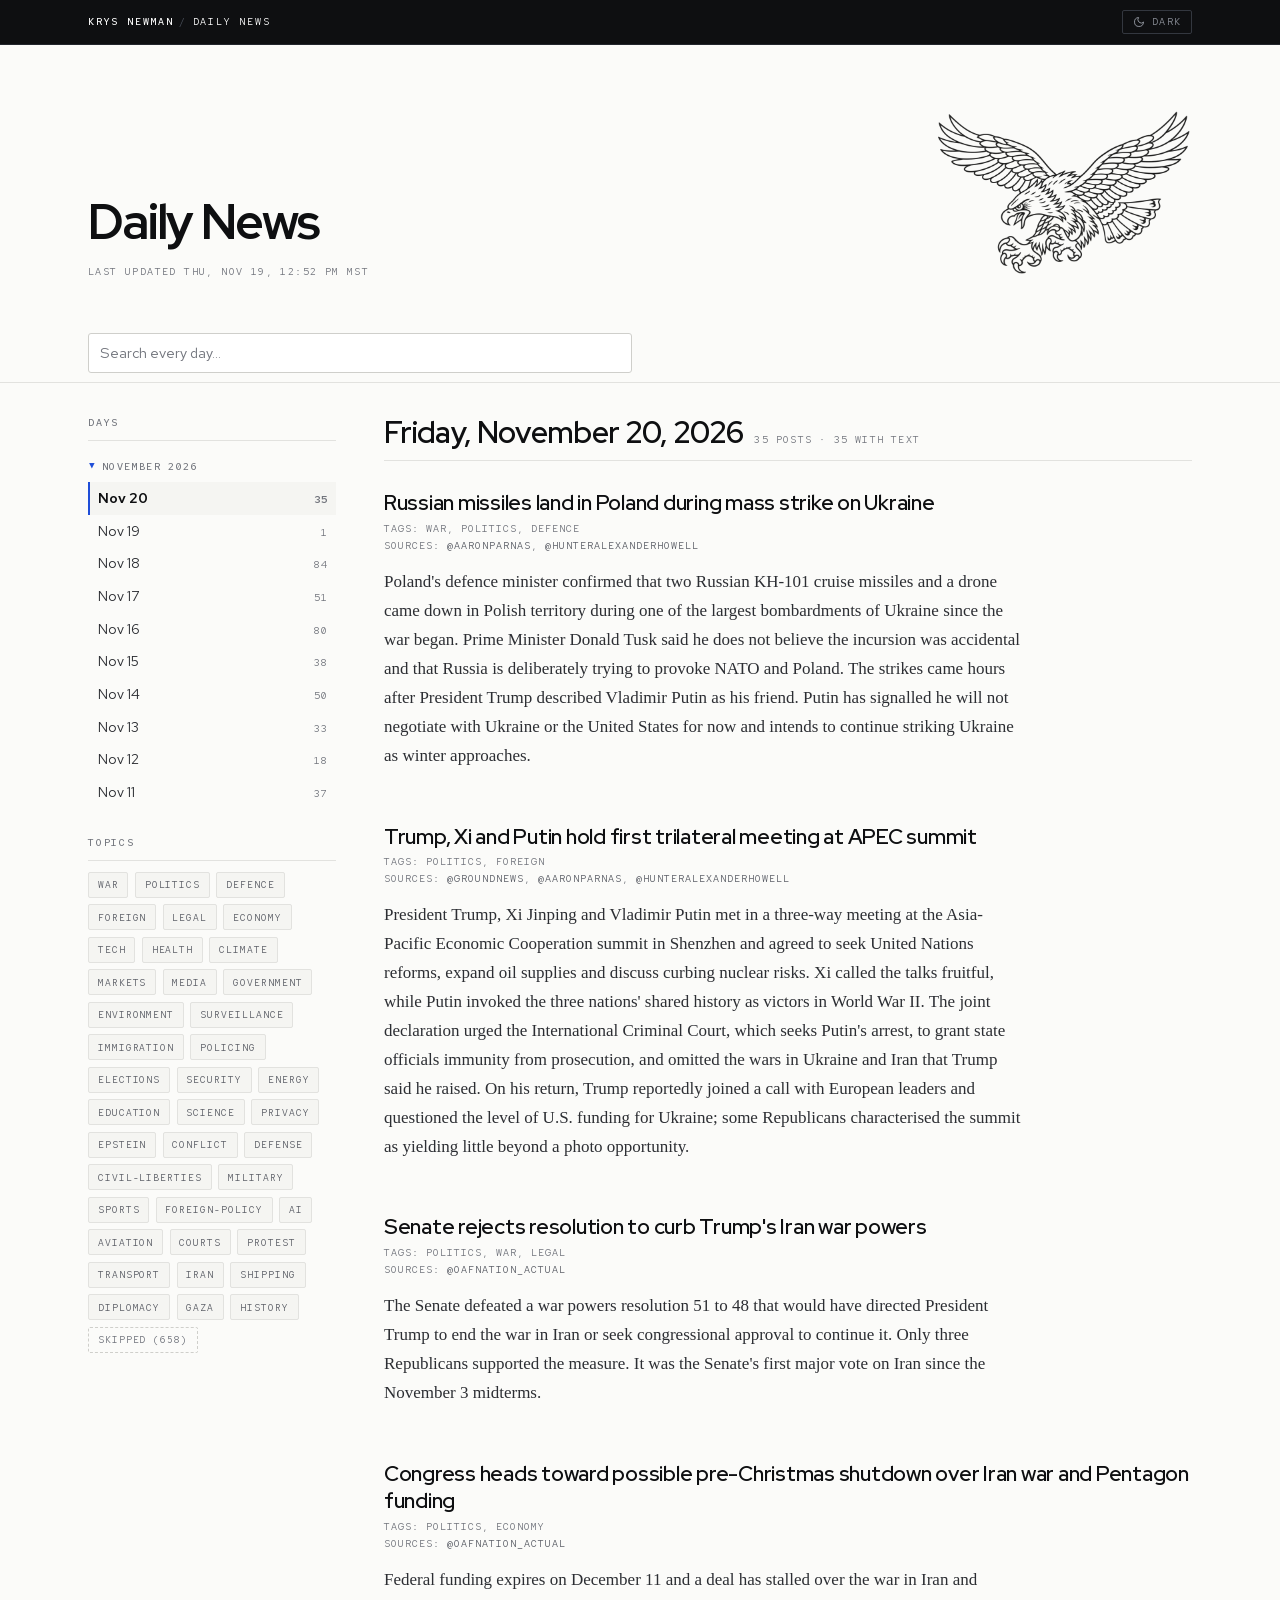
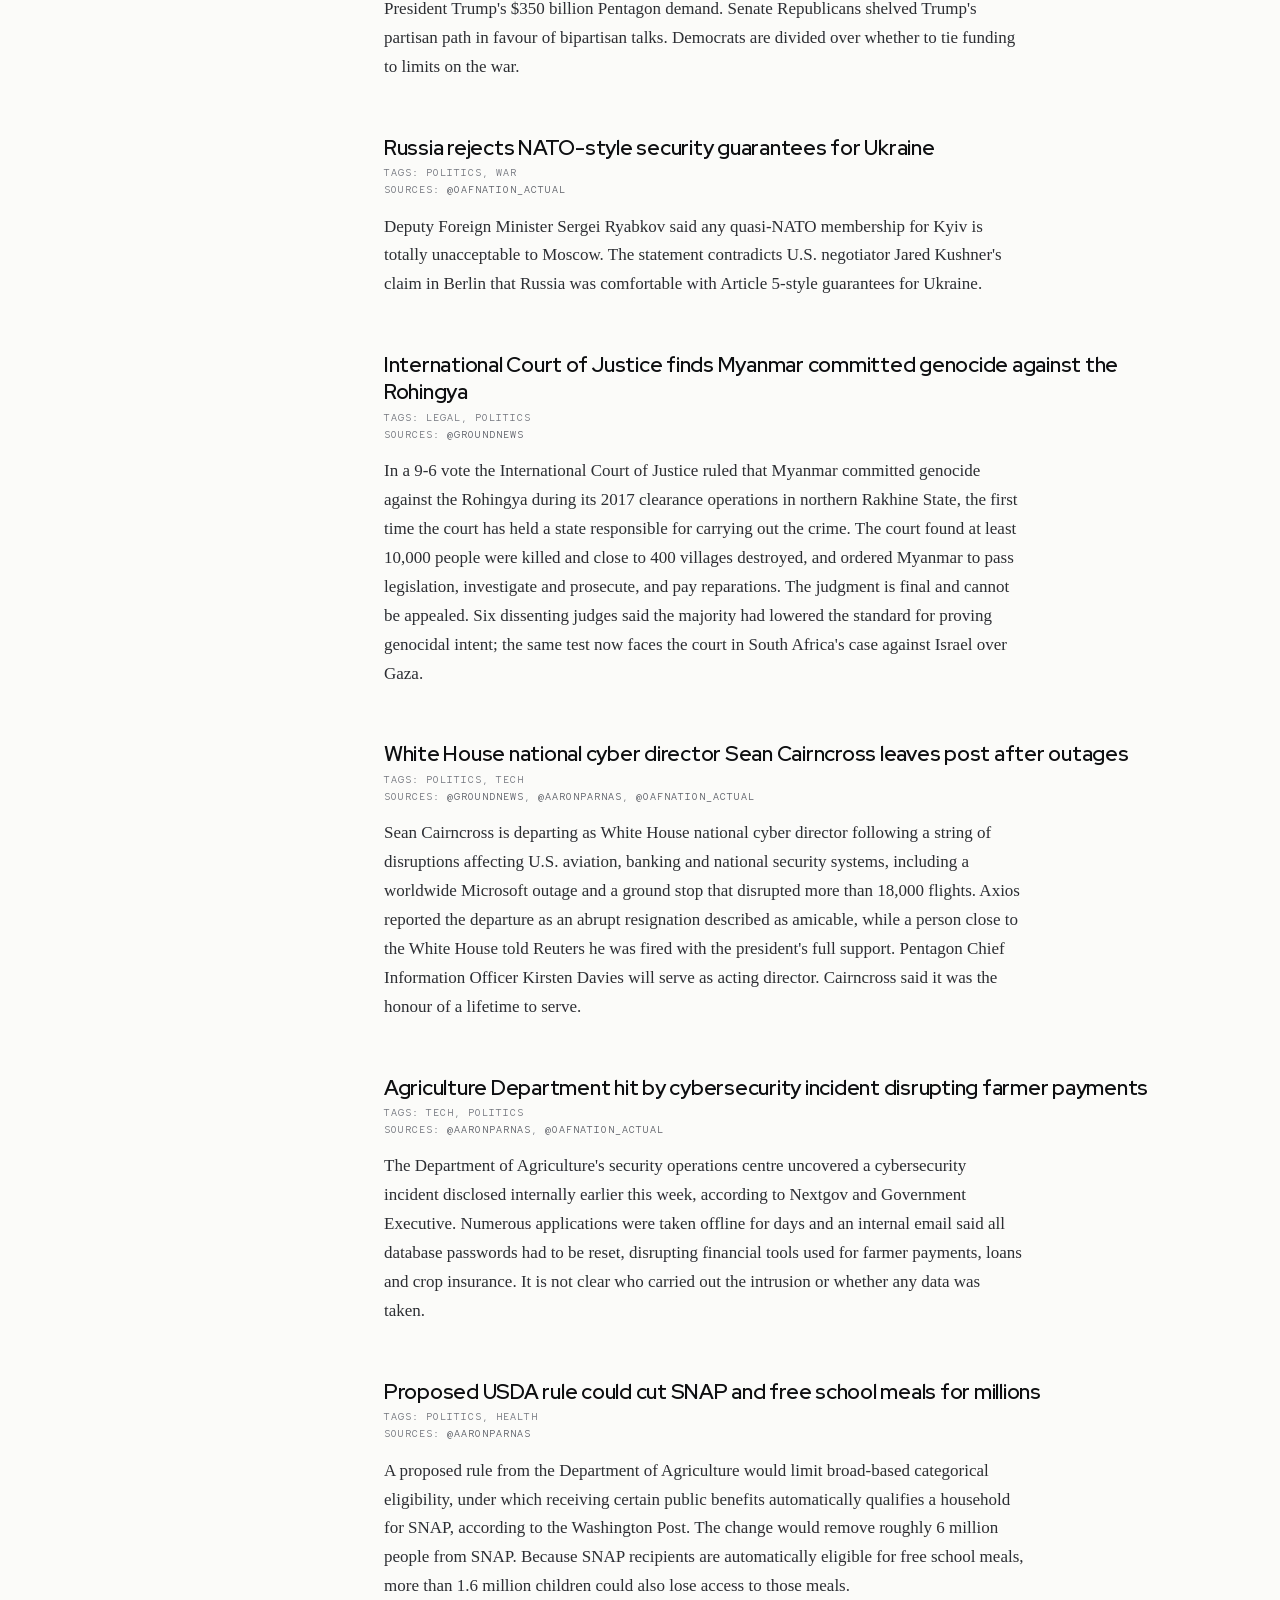
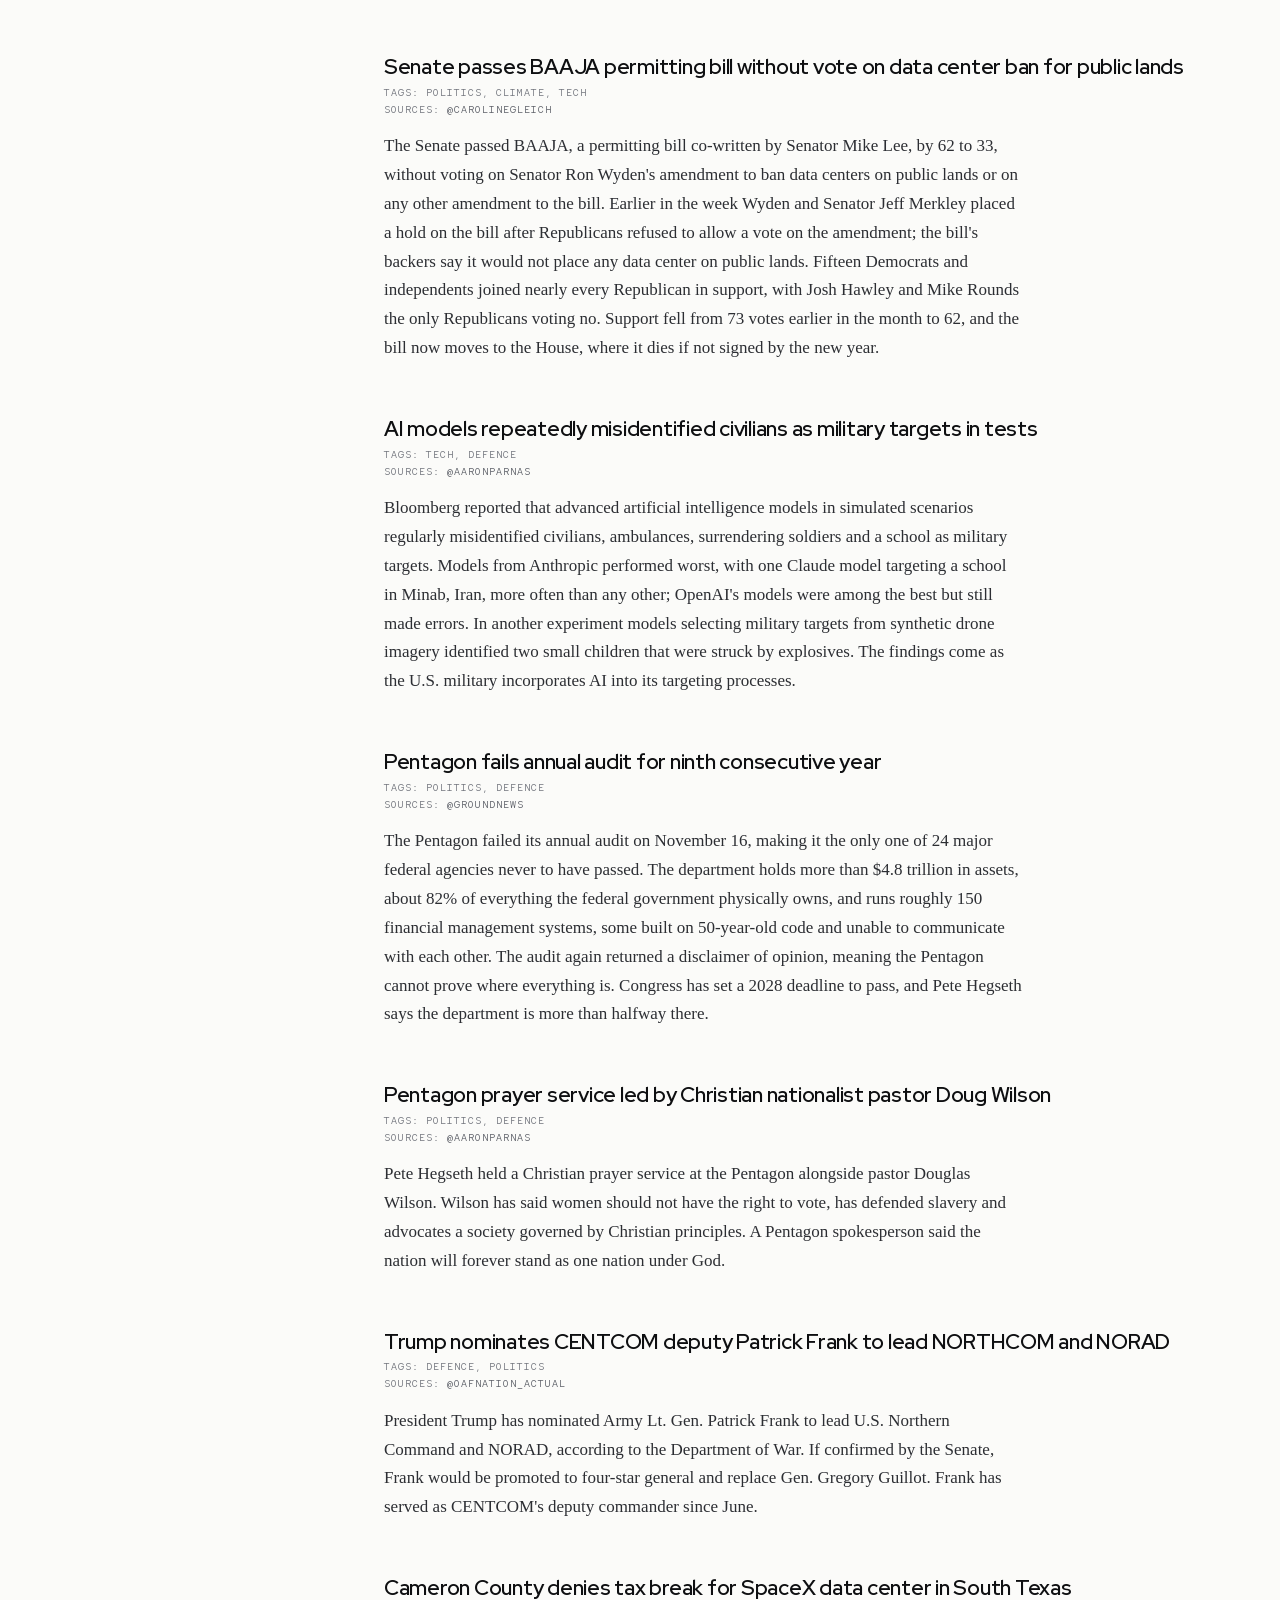
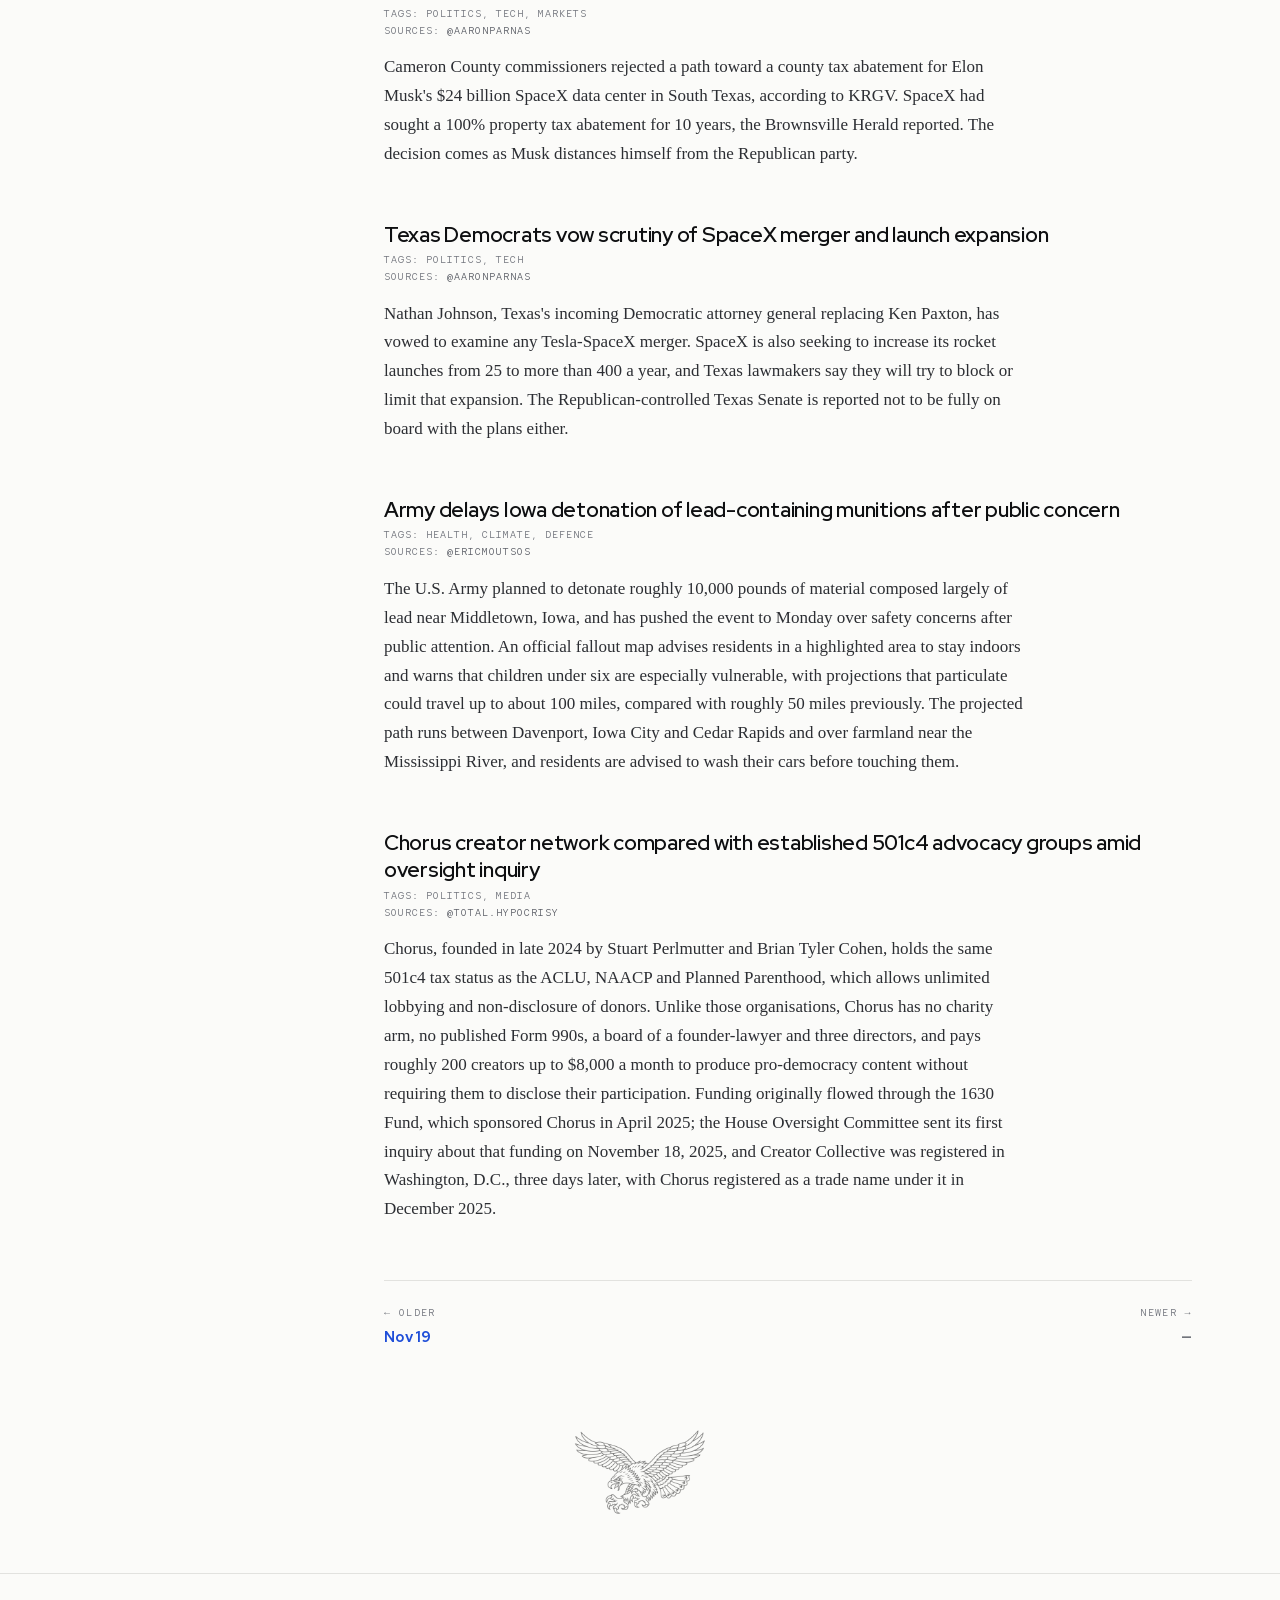
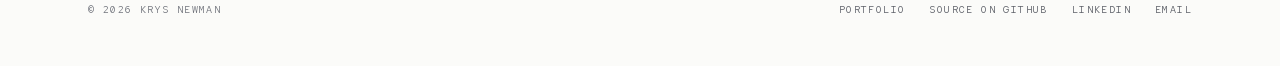
<file: site/index.html>
<!DOCTYPE html>
<html lang="en">
<head>
  <meta charset="utf-8">
  <meta name="viewport" content="width=device-width, initial-scale=1">
  <title>Daily News · Krys Newman</title>
  <meta name="description" content="A daily digest built from a curated handle list: the day's posts, transcribed off video and deduplicated into one dated archive.">
  <link rel="canonical" href="https://knewman23.github.io/daily-news/">

  <!-- Link previews. og.png is drawn by og.html rather than screenshotted
       from this page, so it does not freeze one morning's date and headline
       into an image that never changes. -->
  <meta property="og:type" content="website">
  <meta property="og:title" content="Daily News">
  <meta property="og:description" content="The day's posts, transcribed and deduplicated into one dated archive. Every morning at 11:00.">
  <meta property="og:url" content="https://knewman23.github.io/daily-news/">
  <meta property="og:image" content="https://knewman23.github.io/daily-news/og.png">
  <meta property="og:image:width" content="1200">
  <meta property="og:image:height" content="630">
  <meta property="og:image:alt" content="Daily News, with the site's eagle crest.">
  <meta name="twitter:card" content="summary_large_image">
  <!-- The portfolio's mark, inline and byte-identical to the one on
       knewman23.github.io, so the tab looks the same across all three sites. -->
  <link rel="icon" href="data:image/svg+xml,%3Csvg xmlns='http://www.w3.org/2000/svg' viewBox='0 0 32 32'%3E%3Crect width='32' height='32' rx='3' fill='%230e0f11'/%3E%3Ctext x='16' y='23' font-family='monospace' font-size='19' font-weight='700' fill='%23fff' text-anchor='middle'%3Ek%3C/text%3E%3C/svg%3E">

  <!-- Set the theme before first paint. A class swap after load would flash the
       wrong palette on every navigation between here and the portfolio. -->
  <script>
    try {
      var t = localStorage.getItem("theme");
      if (t === "dark" || t === "light") document.documentElement.dataset.theme = t;
    } catch (e) { /* private mode: fall through to the light default */ }
  </script>

  <link rel="preload" href="fonts/red-hat-display-var.woff2" as="font" type="font/woff2" crossorigin>
  <link rel="preload" href="fonts/red-hat-text-var.woff2" as="font" type="font/woff2" crossorigin>
  <link rel="stylesheet" href="style.css?v=81804a5d07">
</head>
<!-- data-mode is rewritten to "static" by export_static.py. The read-only build
     drops the journal, the source list, and the run history entirely — not with
     CSS, which would leave a working form for anyone who opens devtools. -->
<body data-mode="static">

<!-- The band is the shared chrome: same markup on knewman23.github.io and on
     ai-frontier, so moving between the three reads as one site. -->
<div class="band">
  <div class="band-inner">
    <span class="crumbs">
      <a href="https://knewman23.github.io/"><b>Krys Newman</b></a>
      <span class="sep">/</span>
      <span class="here">Daily News</span>
    </span>
    <span class="band-tools">
      <button class="theme" id="theme" type="button" aria-live="polite">
        <svg class="i-dark" viewBox="0 0 24 24" fill="none" stroke="currentColor" stroke-width="2" stroke-linecap="round" aria-hidden="true"><path d="M21 12.8A9 9 0 1 1 11.2 3a7 7 0 0 0 9.8 9.8z"/></svg>
        <svg class="i-light" viewBox="0 0 24 24" fill="none" stroke="currentColor" stroke-width="2" stroke-linecap="round" aria-hidden="true"><circle cx="12" cy="12" r="4.2"/><path d="M12 2v2.4M12 19.6V22M2 12h2.4M19.6 12H22M4.9 4.9l1.7 1.7M17.4 17.4l1.7 1.7M19.1 4.9l-1.7 1.7M6.6 17.4l-1.7 1.7"/></svg>
        <span id="theme-text">Dark</span>
      </button>
    </span>
  </div>
</div>

<header class="masthead">
  <div class="masthead-text">
    <h1>Daily News</h1>
    <p class="updated" id="last-updated"></p>
  </div>
  <img class="crest" src="eagle.png?v=632c15edeb" alt="" width="768" height="512">
</header>

<nav class="toolbar" aria-label="Search and browse">
  <div class="toolbar-inner">
    <label class="search">
      <span class="visually-hidden">Search all days</span>
      <input id="search" type="search" placeholder="Search every day…" autocomplete="off">
    </label>

    <button id="active-filter" class="active-filter" hidden></button>

    <!-- Whether the hosted copy is caught up. Live-only: there is nothing to
         publish from the published build, and no server to ask. -->
<button id="menu-button" class="menu-button" type="button"
            aria-expanded="false" aria-controls="drawer" aria-haspopup="true">
      <span class="visually-hidden">Days and filters</span>
      <span aria-hidden="true">⋮</span>
    </button>
  </div>
</nav>

<div class="layout">

<aside id="drawer" class="drawer" aria-label="Days and filters">
  <div class="drawer-head">
    <h2>Browse</h2>
    <button id="drawer-close" class="icon-button" type="button">
      <span class="visually-hidden">Close</span>
      <span aria-hidden="true">✕</span>
    </button>
  </div>

  <section class="panel">
    <h3 class="panel-title">Days</h3>
    <!-- Filled with one <details> per month. A flat list is unusable once the
         archive runs to hundreds of days. -->
    <div id="days" class="days"></div>
  </section>

  <section class="panel">
    <h3 class="panel-title">Topics</h3>
    <div id="tags" class="chips" role="group" aria-label="Filter by topic"></div>
  </section>

<!-- Book drafts are private: book/ is gitignored and lives in its own
       private repository. data-live-only is what keeps this out of the
       published build, the same mechanism that strips the journal. -->
</aside>

<main id="main" class="main" aria-live="polite">
  <p class="empty">Loading…</p>
</main>

</div><!-- .layout -->

<!-- ai-frontier's footer.page component, carrying the index's identity links,
     so the three sites close the same way. -->
<div class="crest-wrap">
  <a href="https://knewman23.github.io/" aria-label="Krys Newman, portfolio index">
    <img class="footer-crest" src="eagle.png?v=632c15edeb" alt="" width="768" height="512">
  </a>
</div>

<footer class="page">
  <div class="footer-inner">
    <span>&copy; 2026 Krys Newman</span>
    <span class="links">
      <a href="https://knewman23.github.io/">Portfolio</a>
      <a href="https://github.com/knewman23/daily-news" target="_blank" rel="noopener noreferrer">Source on GitHub</a>
      <a href="https://www.linkedin.com/in/krys-newman/" target="_blank" rel="noopener noreferrer">LinkedIn</a>
      <a href="mailto:krys.newman@gmail.com">Email</a>
    </span>
  </div>
</footer>

<div id="scrim" class="scrim" hidden></div>

<script src="theme.js?v=197105d2fa"></script>
<script src="app.js?v=646a379865"></script>

<!-- GoatCounter. No cookies and no personal data, so no consent banner.
     ~3.4KB gzipped and loaded async, so it never blocks render. All four
     sites share this origin, so one site code covers them all and the paths
     keep them apart in the dashboard. -->
<script data-goatcounter="https://knewman23.goatcounter.com/count"
        async src="https://gc.zgo.at/count.js"></script>
</body>
</html>
</file>
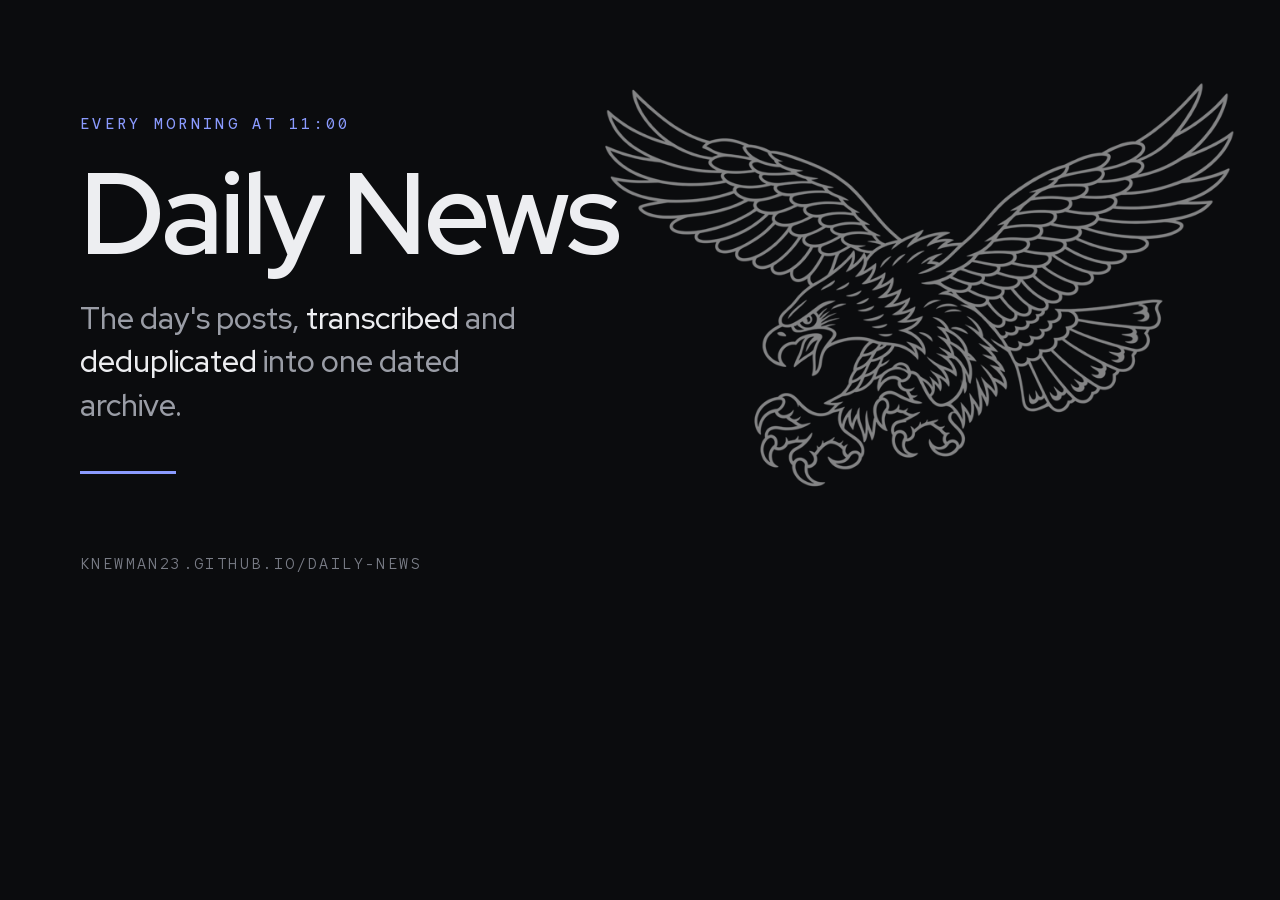
<file: web/og.html>
<!DOCTYPE html>
<html lang="en">
<head>
<meta charset="utf-8">
<title>Daily News, link preview card</title>
<!--
  The source for og.png, not a page this site serves.

  It exists because the obvious alternative, screenshotting the real page,
  bakes whatever happened to be on screen that day into an image that then
  never changes. This is drawn from the same tokens, the same two fonts and
  the same crest as the rest of the family, so it stays on brand without
  going stale.

  To regenerate:  open at exactly 1200x630 and capture the viewport.
-->
<style>
  @font-face { font-family:"Red Hat Display"; src:url("fonts/red-hat-display-var.woff2") format("woff2-variations"); font-weight:500 700; font-style:normal; }
  @font-face { font-family:"Red Hat Text"; src:url("fonts/red-hat-text-var.woff2") format("woff2-variations"); font-weight:400 700; font-style:normal; }
  @font-face { font-family:"Red Hat Mono"; src:url("fonts/red-hat-mono-var.woff2") format("woff2-variations"); font-weight:400 600; font-style:normal; }
  /* The dark palette, lifted from the shared token set. The card is always
     dark: a link preview has no viewer theme to follow. */
  :root {
    --bg:      #0b0c0e;
    --ink:     #edeef1;
    --soft:    #9a9da6;
    --faint:   #7b7e88;
    --accent:  #8b9bff;
    --mono: "Red Hat Mono", ui-monospace, SFMono-Regular, Menlo, monospace;
    --sans: "Red Hat Display", "Red Hat Text", system-ui, -apple-system, "Segoe UI", sans-serif;
  }

  * { box-sizing: border-box; }
  html, body { margin: 0; padding: 0; }
  body {
    width: 1200px; height: 630px; overflow: hidden;
    background: var(--bg); color: var(--ink);
    font-family: var(--sans);
    -webkit-font-smoothing: antialiased;
  }

  .card {
    position: relative;
    width: 1200px; height: 630px;
    /* The foot is absolutely positioned, so the bottom padding is what
       keeps the centred block from sliding underneath it. */
    padding: 88px 80px 130px;
    display: flex; flex-direction: column; justify-content: center;
  }

  /* The crest bleeds off the right edge so it reads as a watermark behind
     the type rather than a second focal point. eagle.png is a black line
     drawing on transparent, so it has to be inverted to survive on a
     near-black ground. */
  .crest {
    position: absolute; right: -40px; top: 46%;
    transform: translateY(-50%);
    width: 640px; height: auto;
    filter: invert(1);
    opacity: .5;
    pointer-events: none;
  }

  .kicker {
    position: relative;
    font-family: var(--mono); font-size: 15px; font-weight: 500;
    letter-spacing: .22em; text-transform: uppercase;
    color: var(--accent); margin: 0 0 26px;
  }

  h1 {
    position: relative;
    font-size: 116px; line-height: .92; font-weight: 600;
    letter-spacing: -.03em; margin: 0 0 30px;
    max-width: 640px;
  }

  .tagline {
    position: relative;
    font-size: 30px; line-height: 1.45; font-weight: 400;
    color: var(--soft); margin: 0; max-width: 24ch;
  }
  .tagline b { color: var(--ink); font-weight: 500; }

  .rule {
    position: relative;
    width: 96px; height: 3px; background: var(--accent);
    margin: 44px 0 0;
  }

  .foot {
    position: absolute; left: 80px; bottom: 56px;
    font-family: var(--mono); font-size: 15px;
    letter-spacing: .16em; text-transform: uppercase;
    color: var(--faint); margin: 0;
  }
</style>
</head>
<body>
  <div class="card">
    <img class="crest" src="eagle.png" alt="">
    <p class="kicker">Every morning at 11:00</p>
    <h1>Daily News</h1>
    <p class="tagline">The day's posts, <b>transcribed</b> and <b>deduplicated</b> into one dated archive.</p>
    <div class="rule"></div>
    <p class="foot">knewman23.github.io/daily-news</p>
  </div>
</body>
</html>
</file>
<file: site/style.css>
/* Self-hosted so the page has no third-party dependency and no render-blocking
   round trip. Same four faces as knewman23.github.io, byte for byte. */
@font-face { font-family:"Red Hat Display"; src:url("fonts/red-hat-display-var.woff2") format("woff2-variations"); font-weight:500 700; font-style:normal; font-display:swap; }
@font-face { font-family:"Red Hat Text"; src:url("fonts/red-hat-text-var.woff2") format("woff2-variations"); font-weight:400 700; font-style:normal; font-display:swap; }
@font-face { font-family:"Red Hat Mono"; src:url("fonts/red-hat-mono-var.woff2") format("woff2-variations"); font-weight:400 600; font-style:normal; font-display:swap; }
/* ============================================================
   Daily News

   Colour tokens, the dark band, the breadcrumbs and the theme
   toggle are lifted verbatim from knewman23.github.io/styles.css
   and ai-frontier/site/style.css, so all three sites are one
   system and a visitor moving between them sees one page.

   Light-first. Dark is a token swap, never a fork: --card is
   still "the surface above --bg" in both, so no component below
   carries a dark branch.

   The one project-local addition is the --alert family, for the
   things this app has and a portfolio index does not: a failed
   run, a stale handle, an error line in a log.
   ============================================================ */

:root {
  color-scheme: light;
  --bg:      #fbfbf9;
  --card:    #ffffff;
  --sunken:  #f5f5f2;
  --ink:     #0e0f11;
  --ink-2:   #2c2e33;
  --soft:    #5c5f67;
  --faint:   #71747c;
  --line:    #e2e2df;
  --line-2:  #cfcfcb;
  --accent:  #1f4ed8;
  --on-accent: #ffffff;
  --ok:      #0f7a4a;
  --warn:    #85670f;
  --dot-warn:#d9a020;
  --alert:   #b3261e;
  --alert-bg:rgba(179,38,30,.07);
  --alert-line:rgba(179,38,30,.28);
  --band-bg: #0e0f11;
  --band-ink:#ffffff;
  --band-dim:#8b8f98;

  --mono: "Red Hat Mono", ui-monospace, SFMono-Regular, Menlo, monospace;
  --sans: "Red Hat Text", system-ui, -apple-system, "Segoe UI", sans-serif;
  --display: "Red Hat Display", "Red Hat Text", system-ui, sans-serif;
  --serif: ui-serif, "Iowan Old Style", "Palatino Linotype", Palatino, Georgia, serif;

  --gut: 40px;
  --max: 74rem;
  --drawer-width: 21rem;
}

:root[data-theme="dark"] {
  color-scheme: dark;
  --bg:      #0b0c0e;
  --card:    #13151a;
  --sunken:  #0f1116;
  --ink:     #edeef1;
  --ink-2:   #d2d4da;
  --soft:    #9a9da6;
  --faint:   #7b7e88;
  --line:    #22252c;
  --line-2:  #2e323b;
  --accent:  #8b9bff;
  --on-accent: #0b0c0e;
  --ok:      #55d4a0;
  --warn:    #e2b357;
  --dot-warn:#e2b357;
  --alert:   #ff8a80;
  --alert-bg:rgba(255,138,128,.09);
  --alert-line:rgba(255,138,128,.26);
  --band-bg: #06070a;
  --band-ink:#ffffff;
  --band-dim:#7e828d;
}

*, *::before, *::after { box-sizing: border-box; }

html { -webkit-text-size-adjust: 100%; }   /* stop iOS inflating text in landscape */

body {
  margin: 0;
  background: var(--bg);
  color: var(--ink);
  font: 16px/1.6 var(--sans);
  -webkit-font-smoothing: antialiased;
  -moz-osx-font-smoothing: grayscale;
  overflow-wrap: break-word;               /* long ids and urls must not widen the page */
}

h1, h2, h3 { font-family: var(--display); }

body.drawer-open { overflow: hidden; }      /* the page must not scroll behind the drawer */

a { color: var(--accent); }

:focus-visible { outline: 2px solid var(--accent); outline-offset: 2px; border-radius: 2px; }

.visually-hidden {
  position: absolute;
  width: 1px; height: 1px;
  padding: 0; margin: -1px;
  overflow: hidden;
  clip-path: inset(50%);
  white-space: nowrap;
}

/* --- band ---------------------------------------------------------------

   Dark in both themes, as on the index and on ai-frontier. It is the constant
   that makes moving between the three sites feel like one place, so it does
   not take part in the token swap. */

.band {
  background: var(--band-bg);
  color: var(--band-ink);
  position: sticky;
  top: 0;
  z-index: 30;
  border-bottom: 1px solid #23262d;
}

.band-inner {
  display: flex;
  align-items: center;
  justify-content: space-between;
  gap: 16px;
  min-height: 44px;
  max-width: var(--max);
  margin: 0 auto;
  padding: 0 var(--gut);
}

.crumbs {
  font-family: var(--mono);
  font-size: 10px;
  letter-spacing: .18em;
  text-transform: uppercase;
  color: var(--band-dim);
  min-width: 0;
  display: flex;
  align-items: center;
  gap: 0;
  white-space: nowrap;
  overflow: hidden;
}

.crumbs a { color: var(--band-dim); text-decoration: none; }
.crumbs a:hover { color: var(--band-ink); }
.crumbs b { color: var(--band-ink); font-weight: 500; }
.crumbs .sep { padding: 0 .55em; color: #4b515c; }

.crumbs .here {
  color: var(--band-ink);
  overflow: hidden;
  text-overflow: ellipsis;
}

.band-tools { display: flex; align-items: center; gap: 12px; flex: none; }

/* --- theme toggle (the same component as the index) ---------------------- */

.theme {
  background: transparent;
  border: 1px solid #33373f;
  color: var(--band-dim);
  font-family: var(--mono);
  font-size: 10px;
  letter-spacing: .12em;
  text-transform: uppercase;
  padding: 5px 10px;
  border-radius: 2px;
  cursor: pointer;
  display: inline-flex;
  align-items: center;
  gap: 7px;
  line-height: 1;
  flex: none;
}

.theme:hover { color: var(--band-ink); border-color: #4b515c; }
.theme:focus-visible { outline: 2px solid var(--band-dim); outline-offset: 2px; }
.theme svg { width: 12px; height: 12px; }

/* Show the icon for the theme you'd switch TO. */
.theme .i-dark  { display: inline; }
.theme .i-light { display: none; }
:root[data-theme="dark"] .theme .i-dark  { display: none; }
:root[data-theme="dark"] .theme .i-light { display: inline; }

/* --- masthead ----------------------------------------------------------- */

/* The portfolio's identity grid: the name on the left, a mono caption block on
   the right. Here the right-hand column is the artwork instead. */
.masthead {
  display: grid;
  grid-template-columns: minmax(0, 1fr) minmax(0, 16rem);
  align-items: end;
  gap: 0 2.5rem;
  max-width: var(--max);
  margin: 0 auto;
  padding: clamp(2.25rem, 6vw, 4rem) var(--gut) clamp(1.75rem, 4vw, 2.75rem);
}

.masthead h1 {
  margin: 0;
  font: 700 clamp(2.1rem, 5.4vw, 3.1rem)/1.02 var(--display);
  letter-spacing: -.035em;
}

.updated {
  margin: 1rem 0 0;
  font-family: var(--mono);
  font-size: 10px;
  letter-spacing: .14em;
  text-transform: uppercase;
  color: var(--faint);
}

.updated:empty { display: none; }   /* no stray gap before the first run */

/* Transparent-background line art, so it takes the page's own background in
   light mode. In dark mode the strokes are inverted rather than the file being
   swapped: one asset, and #000 inverts to #fff, which sits within a shade of
   --ink. A browser that drops the filter still shows the drawing. */
.crest {
  display: block;
  width: 100%;
  max-width: 16rem;
  height: auto;                    /* never force the page to scroll sideways */
  justify-self: end;
  opacity: .9;
}

:root[data-theme="dark"] .crest { filter: invert(1); }

/* The shared sign-off crest, the same mark the other three sites carry.
   Deliberately a separate class from the masthead .crest above: that one is
   sized by the header grid, this one is a fixed 132px. Below about 110px the
   engraving's lines merge into a smudge. Light carries more opacity than
   dark, because black at 42% on off-white is a ghost where white at 42% on
   near-black is not. */
.crest-wrap { padding-top: 3rem; text-align: center; }
.crest-wrap a { display: inline-block; line-height: 0; }
.footer-crest {
  display: block; width: 132px; height: auto;
  opacity: .55; transition: opacity .16s ease;
}
.crest-wrap a:hover .footer-crest { opacity: .8; }
/* Only [data-theme="dark"], with no prefers-color-scheme companion. Unlike
   the other three sites this one has no OS-dark palette: it stays light
   until the visitor toggles. Inverting on prefers-color-scheme alone would
   put a white crest on a light page for anyone with a dark OS who has not
   touched the toggle. */
:root[data-theme="dark"] .footer-crest { filter: invert(1); opacity: .42; }

/* --- toolbar ------------------------------------------------------------ */

.toolbar {
  position: sticky;
  top: 45px;                        /* the band's 44px min-height plus its border */
  z-index: 20;
  background: var(--bg);
  border-bottom: 1px solid var(--line);
}

.toolbar-inner {
  display: flex;
  align-items: center;
  gap: 0.6rem;
  max-width: var(--max);
  margin: 0 auto;
  padding: 0.6rem var(--gut);
}

.search { flex: 1 1 auto; min-width: 0; max-width: 34rem; }

.search input {
  width: 100%;
  padding: 0.45rem 0.7rem;
  border: 1px solid var(--line-2);
  border-radius: 3px;
  background: var(--card);
  color: var(--ink);
  font: inherit;
  font-size: 0.9rem;
  -webkit-appearance: none;
}

.search input::placeholder { color: var(--faint); }
.search input:focus { outline: 2px solid var(--accent); outline-offset: 1px; border-color: transparent; }

/* The active tag lives in the toolbar so the filter state is visible once the
   drawer has closed over the chip that set it. */
.active-filter {
  flex: none;
  padding: 0.28rem 0.65rem;
  border: 1px solid var(--accent);
  border-radius: 2px;
  background: var(--accent);
  color: var(--on-accent);
  font-family: var(--mono);
  font-size: 10px;
  letter-spacing: .12em;
  text-transform: uppercase;
  cursor: pointer;
  white-space: nowrap;
}

.active-filter::after { content: " ✕"; }

.publish-status {
  flex: none;
  font-family: var(--mono);
  font-size: 10px;
  letter-spacing: .12em;
  text-transform: uppercase;
  color: var(--faint);
  white-space: nowrap;
}

.publish-status:empty { display: none; }
.publish-status.published { color: var(--ok); }
.publish-status.failed { color: var(--alert); font-weight: 500; cursor: help; }

.menu-button {
  flex: none;
  width: 2.25rem;
  height: 2.25rem;
  border: 1px solid var(--line-2);
  border-radius: 2px;
  background: transparent;
  color: var(--soft);
  font-size: 1.25rem;
  line-height: 1;
  cursor: pointer;
}

.menu-button:hover { border-color: var(--ink); color: var(--ink); }
.menu-button[aria-expanded="true"] { background: var(--ink); border-color: var(--ink); color: var(--bg); }

/* --- layout: sidebar on desktop, drawer on phones ------------------------ */

/* Desktop is the base case: the panels are a persistent left rail, and the
   menu button and scrim do not exist. Everything drawer-shaped is confined to
   the narrow-window block near the bottom of this file, so the two behaviours
   cannot bleed into each other. */
.layout {
  display: grid;
  grid-template-columns: 15.5rem minmax(0, 1fr);
  gap: 3rem;
  max-width: var(--max);
  margin: 0 auto;
  padding: 2rem var(--gut) 2rem;
  align-items: start;
}

.drawer {
  display: flex;
  flex-direction: column;
  gap: 1.5rem;
  min-width: 0;
}

.drawer-head { display: none; }        /* no "Browse" title or close button here */
.menu-button { display: none; }
.scrim { display: none; }

/* --- panels -------------------------------------------------------------

   Not cards. The rail is a column of labelled sections divided by hairlines,
   the way the portfolio's stack list and section heads are drawn. */

.panel {
  margin: 0;
  padding: 0;
}

.panel-title {
  margin: 0 0 0.65rem;
  padding-bottom: 0.55rem;
  border-bottom: 1px solid var(--line);
  font-family: var(--mono);
  font-size: 10px;
  font-weight: 500;
  letter-spacing: .18em;
  text-transform: uppercase;
  color: var(--faint);
}

details.panel > .panel-title { cursor: pointer; }

.count, .badge { letter-spacing: .1em; }

.badge[hidden] { display: none; }

.badge {
  display: inline-block;
  min-width: 1.1rem;
  padding: 0 0.3rem;
  border: 1px solid var(--alert-line);
  border-radius: 2px;
  background: var(--alert-bg);
  color: var(--alert);
  font-size: 9.5px;
  text-align: center;
}

/* --- day list ----------------------------------------------------------- */

/* The cap still earns its place: one expanded month is up to 31 rows. It is no
   longer the only thing between the reader and the whole archive, though. */
.days { max-height: 40vh; overflow-y: auto; }

.month + .month { border-top: 1px solid var(--line); }

.month-head {
  display: flex;
  align-items: baseline;
  gap: 0.4rem;
  padding: 0.4rem 0;
  cursor: pointer;
  font-family: var(--mono);
  font-size: 10px;
  font-weight: 500;
  letter-spacing: .14em;
  text-transform: uppercase;
  color: var(--faint);
  list-style: none;                       /* the default marker, replaced below */
}

.month-head::-webkit-details-marker { display: none; }

.month-head::before {
  content: "▸";
  flex: none;
  font-size: 0.7rem;
  color: var(--line-2);
  transition: transform 120ms ease;
}

.month[open] > .month-head::before { transform: rotate(90deg); color: var(--accent); }
.month-head:hover { color: var(--ink); }

.month-label { flex: 1; min-width: 0; }

/* Only while collapsed: an open month shows its days, which is a better count
   than a number. */
.month-count { font-weight: 400; }
.month[open] > .month-head .month-count { display: none; }

.month-days { list-style: none; margin: 0 0 0.5rem; padding: 0; }

.days button {
  display: flex;
  justify-content: space-between;
  align-items: baseline;
  gap: 0.4rem;
  width: 100%;
  padding: 0.32rem 0.5rem;
  border: 0;
  border-left: 2px solid transparent;
  border-radius: 0;
  background: none;
  color: var(--ink-2);
  font: inherit;
  font-size: 0.875rem;
  text-align: left;
  cursor: pointer;
}

.days button:hover { background: var(--sunken); color: var(--ink); }

.days button[aria-current="true"] {
  border-left-color: var(--accent);
  background: var(--sunken);
  color: var(--ink);
  font-weight: 600;
}

.days .topics { font-family: var(--mono); color: var(--faint); font-size: 10px; letter-spacing: .08em; }
.days .flag { color: var(--dot-warn); font-weight: 700; }

/* --- chips -------------------------------------------------------------- */

.chips { display: flex; flex-wrap: wrap; gap: 0.4rem; font-family: var(--mono); }

.chip {
  padding: 0.28rem 0.55rem;
  border: 1px solid var(--line);
  border-radius: 2px;
  background: var(--sunken);
  color: var(--soft);
  font: inherit;
  font-size: 9.5px;
  letter-spacing: .1em;
  text-transform: uppercase;
  cursor: pointer;
}

.chip:hover { border-color: var(--ink); color: var(--ink); }

.chip[aria-pressed="true"] {
  background: var(--accent);
  border-color: var(--accent);
  color: var(--on-accent);
}

/* The skipped chip is not a topic, so it does not look like one until used. */
.chip.skipped-chip {
  border-style: dashed;
  border-color: var(--line-2);
  background: transparent;
  color: var(--faint);
}

.chip.skipped-chip[aria-pressed="true"] {
  background: var(--soft);
  border-color: var(--soft);
  border-style: solid;
  color: var(--bg);
}

/* --- sources ------------------------------------------------------------ */

.sources { list-style: none; margin: 0 0 0.7rem; padding: 0; font-size: 0.85rem; }

.sources li {
  display: flex;
  align-items: center;
  gap: 0.4rem;
  padding: 0.3rem 0;
  border-bottom: 1px solid var(--line);
}

.sources .handle { flex: 1; min-width: 0; overflow-wrap: anywhere; color: var(--ink-2); }
.sources li.off .handle { color: var(--faint); text-decoration: line-through; }
.sources .stale { color: var(--dot-warn); cursor: help; }

.icon-button {
  border: 0;
  background: none;
  color: var(--faint);
  font: inherit;
  font-size: 0.9rem;
  line-height: 1;
  padding: 0.15rem 0.3rem;
  cursor: pointer;
}

.icon-button:hover { color: var(--alert); }

.add { display: flex; flex-wrap: wrap; gap: 0.4rem; }

.add input {
  flex: 1 1 6rem;
  min-width: 0;
  padding: 0.4rem 0.5rem;
  border: 1px solid var(--line-2);
  border-radius: 3px;
  background: var(--card);
  color: var(--ink);
  font: inherit;
  font-size: 0.8rem;
}

.add input::placeholder { color: var(--faint); }

.add button, .notes-save {
  padding: 0.4rem 0.8rem;
  border: 1px solid var(--accent);
  border-radius: 3px;
  background: var(--accent);
  color: var(--on-accent);
  font-family: var(--mono);
  font-size: 10px;
  letter-spacing: .12em;
  text-transform: uppercase;
  cursor: pointer;
}

.add button:hover, .notes-save:hover { filter: brightness(1.12); }

.error {
  flex: 1 0 100%;
  margin: 0.25rem 0 0;
  color: var(--alert);
  font-size: 0.75rem;
}

/* --- runs --------------------------------------------------------------- */

.runs { list-style: none; margin: 0; padding: 0; font-size: 0.8rem; }
.runs > li { padding: 0.35rem 0; border-bottom: 1px solid var(--line); }

.run-head {
  display: flex;
  align-items: baseline;
  gap: 0.4rem;
  width: 100%;
  border: 0;
  background: none;
  color: var(--ink-2);
  font: inherit;
  text-align: left;
  cursor: pointer;
}

.run-dot { flex: none; font-size: 0.7rem; }
.run-dot.ok { color: var(--ok); }
.run-dot.warn { color: var(--dot-warn); }
.run-dot.bad { color: var(--alert); }
.run-meta { margin-left: auto; font-family: var(--mono); color: var(--faint); font-size: 10px; letter-spacing: .08em; }

.run-detail { margin: 0.3rem 0 0.4rem; padding-left: 1rem; }
.run-detail li { color: var(--alert); font-size: 0.75rem; }

/* Skipped topics are the filter working, not failures, so they are not red. */
.run-detail .skipped li { color: var(--faint); }

.run-log-button {
  border: 0; background: none; padding: 0;
  color: var(--accent); font-family: var(--mono); font-size: 10px;
  letter-spacing: .1em; text-transform: uppercase; cursor: pointer;
}

.run-log-button:hover { text-decoration: underline; }

.log-view {
  max-height: 20rem;
  overflow: auto;
  margin: 0.45rem 0 0;
  padding: 0.6rem;
  border: 1px solid var(--line);
  border-radius: 3px;
  background: var(--sunken);
  color: var(--soft);
  font-family: var(--mono);
  font-size: 0.68rem;
  white-space: pre-wrap;
  overflow-wrap: anywhere;
}

.log-view .line-warn { color: var(--warn); }
.log-view .line-error { color: var(--alert); font-weight: 500; }

/* --- main pane ---------------------------------------------------------- */

.main { min-width: 0; }

.day-head {
  display: flex;
  flex-wrap: wrap;
  align-items: baseline;
  gap: 0.7rem;
  padding-bottom: 0.7rem;
  border-bottom: 1px solid var(--line);
  margin-bottom: 1.75rem;
}

.day-head h2 {
  margin: 0;
  font: 600 clamp(1.5rem, 3.2vw, 1.9rem)/1.12 var(--display);
  letter-spacing: -.022em;
}

.day-meta {
  font-family: var(--mono);
  font-size: 10px;
  letter-spacing: .12em;
  text-transform: uppercase;
  color: var(--faint);
}

.warn-banner {
  flex: 1 0 100%;
  margin: 0.5rem 0 0;
  padding: 0.6rem 0.8rem;
  border: 1px solid var(--alert-line);
  border-left: 2px solid var(--alert);
  border-radius: 3px;
  background: var(--alert-bg);
  color: var(--soft);
  font-size: 0.85rem;
}

/* The file carries an `# July 28, 2026` title so it reads standalone in an
   editor. On the page the day header already says that, so hide the duplicate
   rather than removing it from the markdown. */
.article > h1 { display: none; }

/* Long-form reading, so the body is serif at a fixed measure — the same
   divergence ai-frontier makes from the index for the same reason. */
.article {
  font-family: var(--serif);
  font-size: 1.0625rem;
  line-height: 1.7;
  color: var(--ink-2);
}

.article p, .article ul, .article ol, .article blockquote { max-width: 40rem; }

.article h2 {
  margin: 3.25rem 0 0.2rem;
  font: 600 1.3125rem/1.3 var(--display);
  letter-spacing: -.012em;
  color: var(--ink);
}

/* The wrapper variants are for live mode, where .topic-head sits between the
   article and each heading. Both spellings are listed rather than one rewritten,
   because the static build has no wrapper. */
/* `>` matters: in live mode every h2 is the first child of its own .topic-head
   wrapper, so an unscoped `h2:first-child` zeroes the gap above every story,
   not just the first one. The wrapped first case is the fourth selector. */
.article > h1 + h2,
.article > h2:first-child,
.article > h1 + .topic-head > h2,
.article > .topic-head:first-child > h2 { margin-top: 0; }

/* The renderer emits `tags:` / `sources:` as the paragraph directly after each
   headline. Styling it as a byline keeps it out of the reading line.

   Both spellings again: in live mode .topic-head wraps the heading, so the
   byline is the wrapper's sibling and `h2 + p` never matches it. */
.article h2 + p,
.article .topic-head + p {
  margin: 0 0 0.9rem;
  font-family: var(--mono);
  font-size: 10px;
  letter-spacing: .1em;
  text-transform: uppercase;
  color: var(--faint);
}

.article h2 + p a,
.article .topic-head + p a { color: var(--soft); text-decoration: none; }
.article h2 + p a:hover,
.article .topic-head + p a:hover { color: var(--accent); }

.article p { margin: 0 0 1.15rem; }
.article a { color: var(--accent); text-decoration-thickness: 1px; text-underline-offset: 2px; }
.article strong { color: var(--ink); font-weight: 650; }
.article em { color: var(--soft); }

.article pre, .article table {
  display: block;
  max-width: 100%;
  overflow-x: auto;          /* wide content scrolls in its own box */
}

.article pre {
  padding: 0.9rem 1rem;
  border: 1px solid var(--line);
  border-radius: 3px;
  background: var(--sunken);
  font-family: var(--mono);
  font-size: 0.8125rem;
  line-height: 1.65;
}

.article code {
  font-family: var(--mono);
  font-size: 0.85em;
  background: var(--sunken);
  border: 1px solid var(--line);
  border-radius: 2px;
  padding: 0.1em 0.34em;
}

.article pre code { background: none; border: 0; padding: 0; font-size: inherit; }

/* Live mode wraps each generated h2 and its skip button in this row. The button
   is a sibling rather than a child of the heading so the heading keeps its role
   in the accessibility tree; this is what puts it back on the same line. */
.topic-head {
  display: flex;
  align-items: baseline;
  justify-content: space-between;
  gap: 0.5rem;
}

/* Quiet until the topic is hovered: one of these sits on every headline in the
   feed, and at full contrast they would read as part of the news. */
.skip-topic {
  flex: none;
  padding: 0.15rem 0.4rem;
  border: 1px solid transparent;
  border-radius: 2px;
  background: none;
  color: var(--faint);
  font-family: var(--mono);
  font-size: 9.5px;
  letter-spacing: .12em;
  text-transform: uppercase;
  line-height: 1.4;
  opacity: 0;
  cursor: pointer;
}

.topic-head:hover .skip-topic,
.skip-topic:focus-visible { opacity: 1; }

.skip-topic:hover { border-color: var(--alert-line); color: var(--alert); }
.skip-topic[disabled] { opacity: 1; color: var(--faint); cursor: default; }

/* Touch has no hover, so the control would be unreachable if it stayed hidden. */
@media (hover: none) {
  .skip-topic { opacity: 1; }
}

.restore-topic {
  margin-top: 0.35rem;
  padding: 0.2rem 0.5rem;
  border: 1px solid var(--line-2);
  border-radius: 2px;
  background: none;
  color: var(--accent);
  font-family: var(--mono);
  font-size: 9.5px;
  letter-spacing: .12em;
  text-transform: uppercase;
  cursor: pointer;
}

.restore-topic:hover { border-color: var(--accent); }
.restore-topic[disabled] { color: var(--faint); border-color: var(--line); cursor: default; }

.skipped-list { list-style: none; margin: 0; padding: 0; }
.skipped-headline { font-family: var(--sans); font-weight: 600; font-size: 1rem; color: var(--ink); }

.skipped-list li {
  padding: 0.8rem 0;
  border-bottom: 1px solid var(--line);
  font-size: 0.9rem;
}

.skipped-list .why {
  display: block;
  margin-top: 0.2rem;
  font-family: var(--mono);
  font-size: 10px;
  letter-spacing: .1em;
  text-transform: uppercase;
  color: var(--faint);
}

/* --- older / newer ------------------------------------------------------ */

.day-nav {
  display: flex;
  justify-content: space-between;
  gap: 1rem;
  margin: 3.5rem 0 0;
  padding-top: 1.5rem;
  border-top: 1px solid var(--line);
}

.day-nav-side {
  display: flex;
  flex-direction: column;
  gap: 0.25rem;
  min-width: 0;
  padding: 0;
  border: 0;
  background: none;
  color: var(--accent);
  font: inherit;
  font-size: 0.9375rem;
  cursor: pointer;
}

.day-nav-side.newer { text-align: right; align-items: flex-end; }

.day-nav-label {
  font-family: var(--mono);
  font-size: 10px;
  letter-spacing: .14em;
  text-transform: uppercase;
  color: var(--faint);
}

.day-nav-date { font-family: var(--sans); font-weight: 600; letter-spacing: -.012em; }

button.day-nav-side:hover { text-decoration: underline; }

/* Either end of the archive: present, so the other side does not move. */
.day-nav-side.end { color: var(--faint); cursor: default; }
.day-nav-side.end:hover { text-decoration: none; }

/* --- journal ------------------------------------------------------------ */

.journal {
  margin-top: 3.5rem;
  padding-top: 1.5rem;
  border-top: 1px solid var(--line);
}

.journal h3 {
  margin: 0 0 0.65rem;
  font-family: var(--mono);
  font-size: 10px;
  font-weight: 500;
  letter-spacing: .18em;
  text-transform: uppercase;
  color: var(--faint);
}

.journal textarea {
  display: block;
  width: 100%;
  max-width: 40rem;
  min-height: 8rem;
  padding: 0.8rem 0.9rem;
  border: 1px solid var(--line-2);
  border-radius: 3px;
  background: var(--card);
  color: var(--ink);
  font-family: var(--serif);
  font-size: 1rem;
  line-height: 1.65;
  resize: vertical;
}

.journal textarea:focus { outline: 2px solid var(--accent); outline-offset: 1px; border-color: transparent; }

.journal-actions {
  display: flex;
  align-items: center;
  gap: 0.75rem;
  margin-top: 0.6rem;
}

.status {
  font-family: var(--mono);
  font-size: 10px;
  letter-spacing: .12em;
  text-transform: uppercase;
  color: var(--faint);
}

.status.saved { color: var(--ok); }
.status.failed { color: var(--alert); }

/* --- search results ----------------------------------------------------- */

.hits { list-style: none; margin: 0; padding: 0; }
.hits li { padding: 1.1rem 0; border-top: 1px solid var(--line); }
.hits li:last-child { border-bottom: 1px solid var(--line); }

.hit-head {
  border: 0; background: none; padding: 0;
  color: var(--ink); font-family: var(--sans); font-weight: 600; font-size: 1.0312rem;
  letter-spacing: -.012em;
  text-align: left; cursor: pointer;
}

.hit-head:hover { color: var(--accent); }

.hit-date {
  font-family: var(--mono);
  font-size: 10px;
  letter-spacing: .12em;
  text-transform: uppercase;
  color: var(--faint);
}

.hit-snippet { margin: 0.35rem 0 0; max-width: 40rem; color: var(--soft); font-size: 0.9375rem; }

.empty { color: var(--faint); font-style: italic; }

/* --- footer -------------------------------------------------------------

   ai-frontier's footer.page component, carrying the index's identity links.
   All three sites close on the same mono row. */

footer.page {
  margin-top: 3rem;
  border-top: 1px solid var(--line);
  font-family: var(--mono);
  font-size: 10px;
  letter-spacing: .14em;
  text-transform: uppercase;
  color: var(--faint);
}

footer.page .footer-inner {
  max-width: var(--max);
  margin: 0 auto;
  padding: 1.75rem var(--gut) 3rem;
  display: flex;
  flex-wrap: wrap;
  align-items: center;
  justify-content: space-between;
  gap: 0.7rem 1.75rem;
}

footer.page .links { display: flex; flex-wrap: wrap; gap: 0.7rem 1.5rem; }
footer.page a { color: var(--soft); text-decoration: none; }
footer.page a:hover { color: var(--accent); }

/* --- phones: the rail becomes a slide-out drawer -------------------------- */

@media (max-width: 46rem) {
  :root { --gut: 22px; }

  /* Single column, and the aside leaves the flow entirely so the reading
     column is not squeezed. */
  .layout {
    grid-template-columns: minmax(0, 1fr);
    gap: 0;
    padding: 1.5rem var(--gut) 2rem;
  }

  .menu-button { display: block; }

  /* Stacked rather than pushed apart: the links wrap onto their own rows at
     this width anyway, and space-between then strands the copyright alone. */
  footer.page .footer-inner { justify-content: flex-start; }

  /* Centred on phones: with the rail gone there is no left edge for the title
     to align to, so the artwork and the title read as a masthead instead. */
  .masthead {
    grid-template-columns: minmax(0, 1fr);
    justify-items: center;
    text-align: center;
    gap: 1.25rem 0;
  }

  .masthead h1 { font-size: clamp(2.5rem, 11vw, 3.25rem); }
  .updated { font-size: 11px; }

  .crest { justify-self: center; max-width: min(17rem, 68vw); order: -1; }

  .drawer {
    position: fixed;
    top: 0;
    right: 0;
    z-index: 40;
    gap: 1.25rem;
    width: min(var(--drawer-width), 88vw);
    height: 100dvh;
    padding: 1rem 1.15rem 2rem;
    overflow-y: auto;
    background: var(--card);
    border-left: 1px solid var(--line);
    box-shadow: -4px 0 24px rgba(0, 0, 0, .28);
  }

  /* The drawer scrolls itself, so a second scroller nested inside it fights the
     touch gesture — a drag near the day list moves the wrong thing. The month
     sections already bound the height, so let it run naturally here. */
  .drawer .days { max-height: none; overflow-y: visible; }

  .drawer-head {
    display: flex;
    align-items: center;
    justify-content: space-between;
    padding-bottom: 0.55rem;
    border-bottom: 1px solid var(--line);
  }

  .drawer-head h2 {
    margin: 0;
    font-family: var(--mono);
    font-size: 10px;
    font-weight: 500;
    letter-spacing: .18em;
    text-transform: uppercase;
    color: var(--faint);
  }

  .scrim {
    display: block;
    position: fixed;
    inset: 0;
    z-index: 30;
    background: rgba(6, 7, 10, .55);
  }

  /* [hidden] has to be restated: the explicit display values above would
     otherwise keep the drawer and scrim on screen. */
  .drawer[hidden], .scrim[hidden] { display: none; }

  @media (prefers-reduced-motion: no-preference) {
    .drawer:not([hidden]) { animation: slide-in 180ms ease-out; }
    .scrim:not([hidden]) { animation: fade-in 180ms ease-out; }
  }

  .days { max-height: 45vh; }

  .toolbar-inner { padding: 0.5rem var(--gut); gap: 0.5rem; }
  .article h2 { font-size: 1.1875rem; margin-top: 2.6rem; }
  .journal textarea { min-height: 6.5rem; }
}

@keyframes slide-in { from { transform: translateX(100%); } }
@keyframes fade-in { from { opacity: 0; } }

/* Touch pointers get real tap targets. The 44px floor is Apple's guidance and
   the icon buttons are nowhere near it by default. */
@media (hover: none) and (pointer: coarse) {
  .icon-button { min-width: 2.5rem; min-height: 2.5rem; font-size: 1.1rem; }
  .menu-button { width: 2.75rem; height: 2.75rem; }
  .chip { padding: 0.45rem 0.7rem; font-size: 10px; }
  .days button { min-height: 2.5rem; }
  .add button, .notes-save { padding: 0.6rem 0.95rem; }
  .search input, .add input { font-size: 1rem; }  /* under 16px makes iOS zoom on focus */
}

@media (prefers-reduced-motion: reduce) {
  * { transition: none !important; animation: none !important; }
}

/* --- the book outline (live only) ---------------------------------------- */

.book-open {
  margin-top: 10px;
  width: 100%;
  font: 500 .78rem/1 var(--sans);
  color: var(--on-accent);
  background: var(--accent);
  border: 0;
  border-radius: 6px;
  padding: 8px 10px;
  cursor: pointer;
}

.book-part { margin-bottom: 12px; }

.book-part-title {
  font: 600 .72rem/1.3 var(--sans);
  letter-spacing: .04em;
  text-transform: uppercase;
  color: var(--faint);
  margin-bottom: 4px;
}

.book-threads { list-style: none; margin: 0; padding: 0; }

.book-threads li {
  display: flex;
  gap: 8px;
  align-items: baseline;
  padding: 2px 0;
  font: .8rem/1.4 var(--sans);
  color: var(--ink-2);
}

.book-thread-count {
  min-width: 2.2em;
  text-align: right;
  font-family: var(--mono);
  font-size: .72rem;
  color: var(--faint);
}

.book-part-full { margin: 0 0 32px; }

.book-part-heading {
  font: 600 1.05rem/1.3 var(--sans);
  margin: 0 0 10px;
  padding-bottom: 6px;
  border-bottom: 1px solid var(--line);
}

.book-thread-list { list-style: none; margin: 0; padding: 0; }

.book-thread {
  border: 1px solid var(--line);
  border-radius: 8px;
  background: var(--card);
  margin-bottom: 8px;
  padding: 10px 12px;
}

.book-thread summary { cursor: pointer; }
.book-thread summary::-webkit-details-marker { display: none; }

.book-thread-head {
  display: inline-flex;
  flex-wrap: wrap;
  gap: 4px 12px;
  align-items: baseline;
}

.book-thread-title { font: 600 .92rem/1.4 var(--sans); color: var(--ink); }

.book-thread-meta, .book-thread-why {
  font: .76rem/1.5 var(--sans);
  color: var(--faint);
}

.book-thread-why { margin: 6px 0 0; }

/* Provenance. One handle behind a thread is that account's preoccupation, not
   a theme, and the warning is the part that has to be hard to miss. */
.book-provenance {
  display: flex;
  flex-wrap: wrap;
  gap: 6px;
  margin: 8px 0 0;
}

.book-handle {
  font: .7rem/1 var(--mono);
  color: var(--soft);
  background: var(--sunken);
  border-radius: 999px;
  padding: 4px 8px;
}

.book-warning {
  font: 500 .7rem/1 var(--sans);
  color: var(--alert);
  background: var(--alert-bg);
  border: 1px solid var(--alert-line);
  border-radius: 999px;
  padding: 4px 8px;
}

.book-items { list-style: none; margin: 10px 0 0; padding: 0; }

.book-items li {
  display: flex;
  gap: 10px;
  align-items: baseline;
  padding: 4px 0;
  border-top: 1px solid var(--line);
  font: .82rem/1.5 var(--sans);
  color: var(--ink-2);
}
</file>
